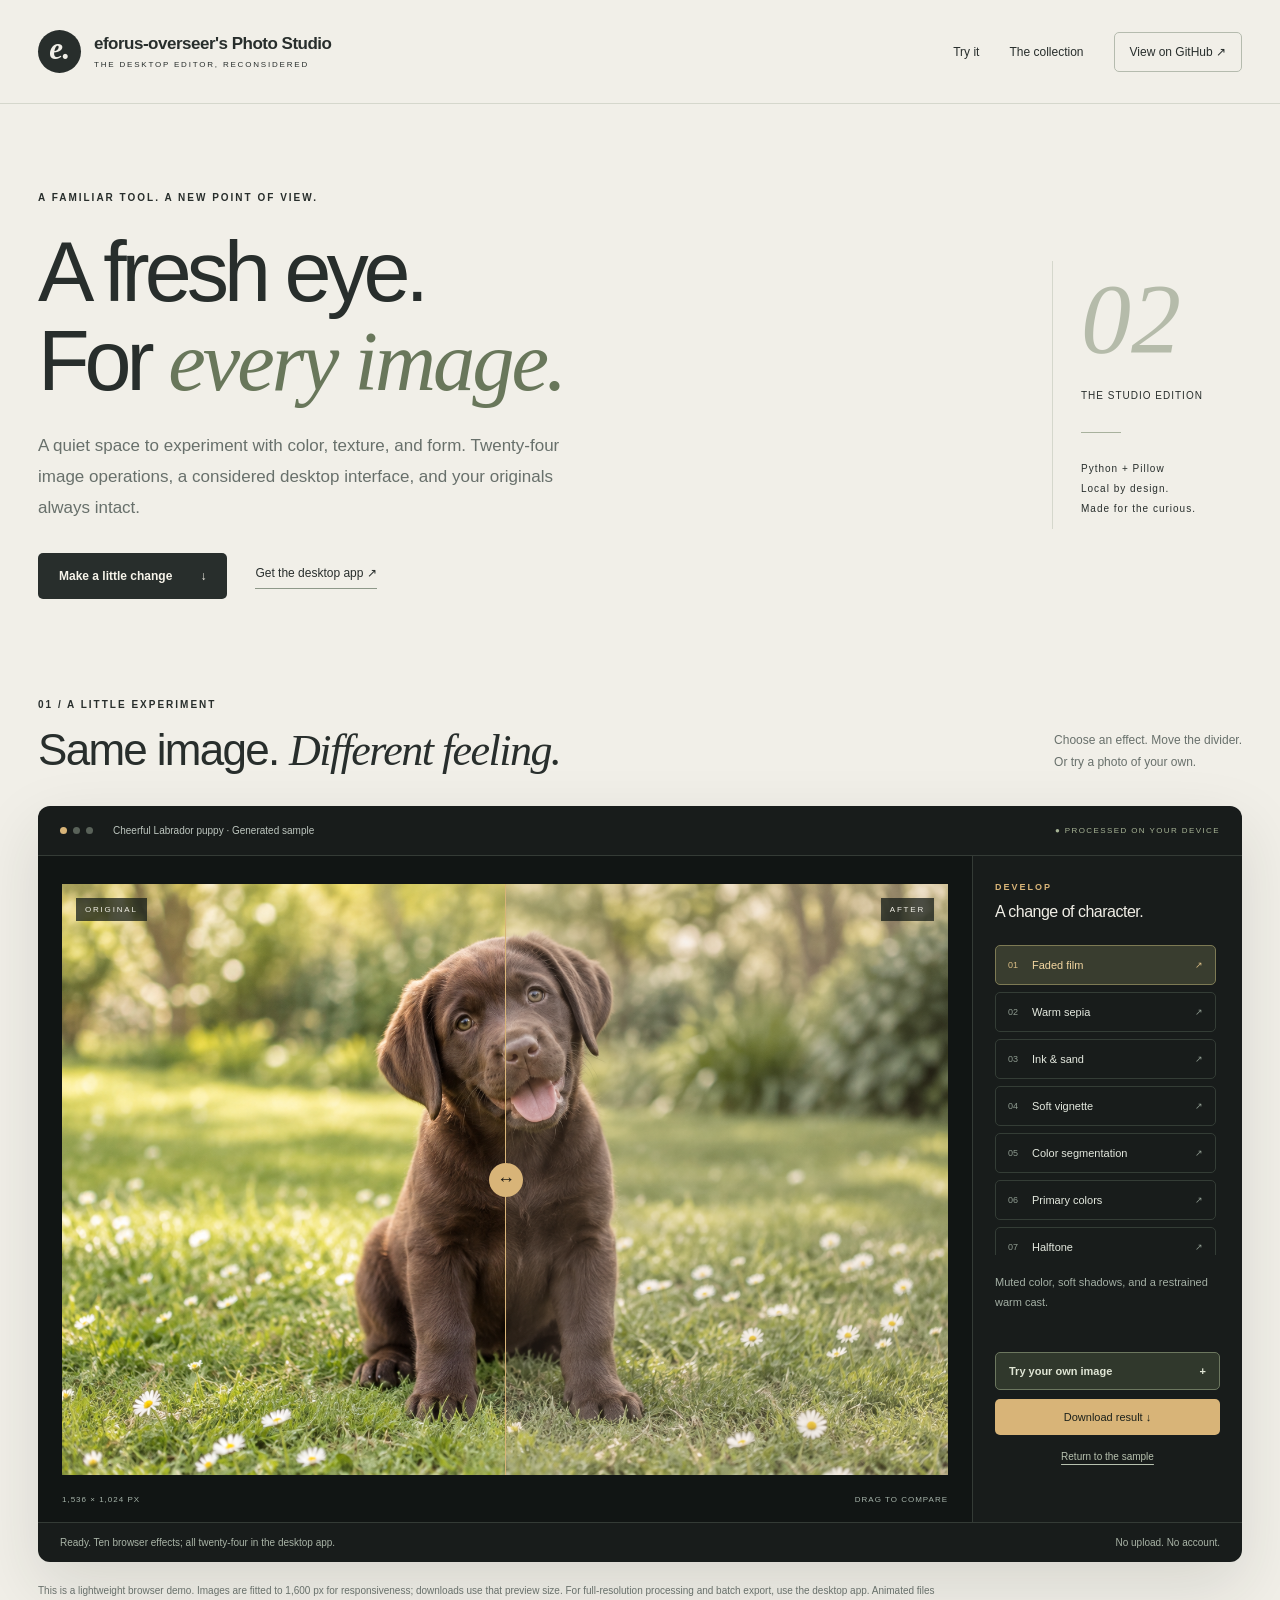
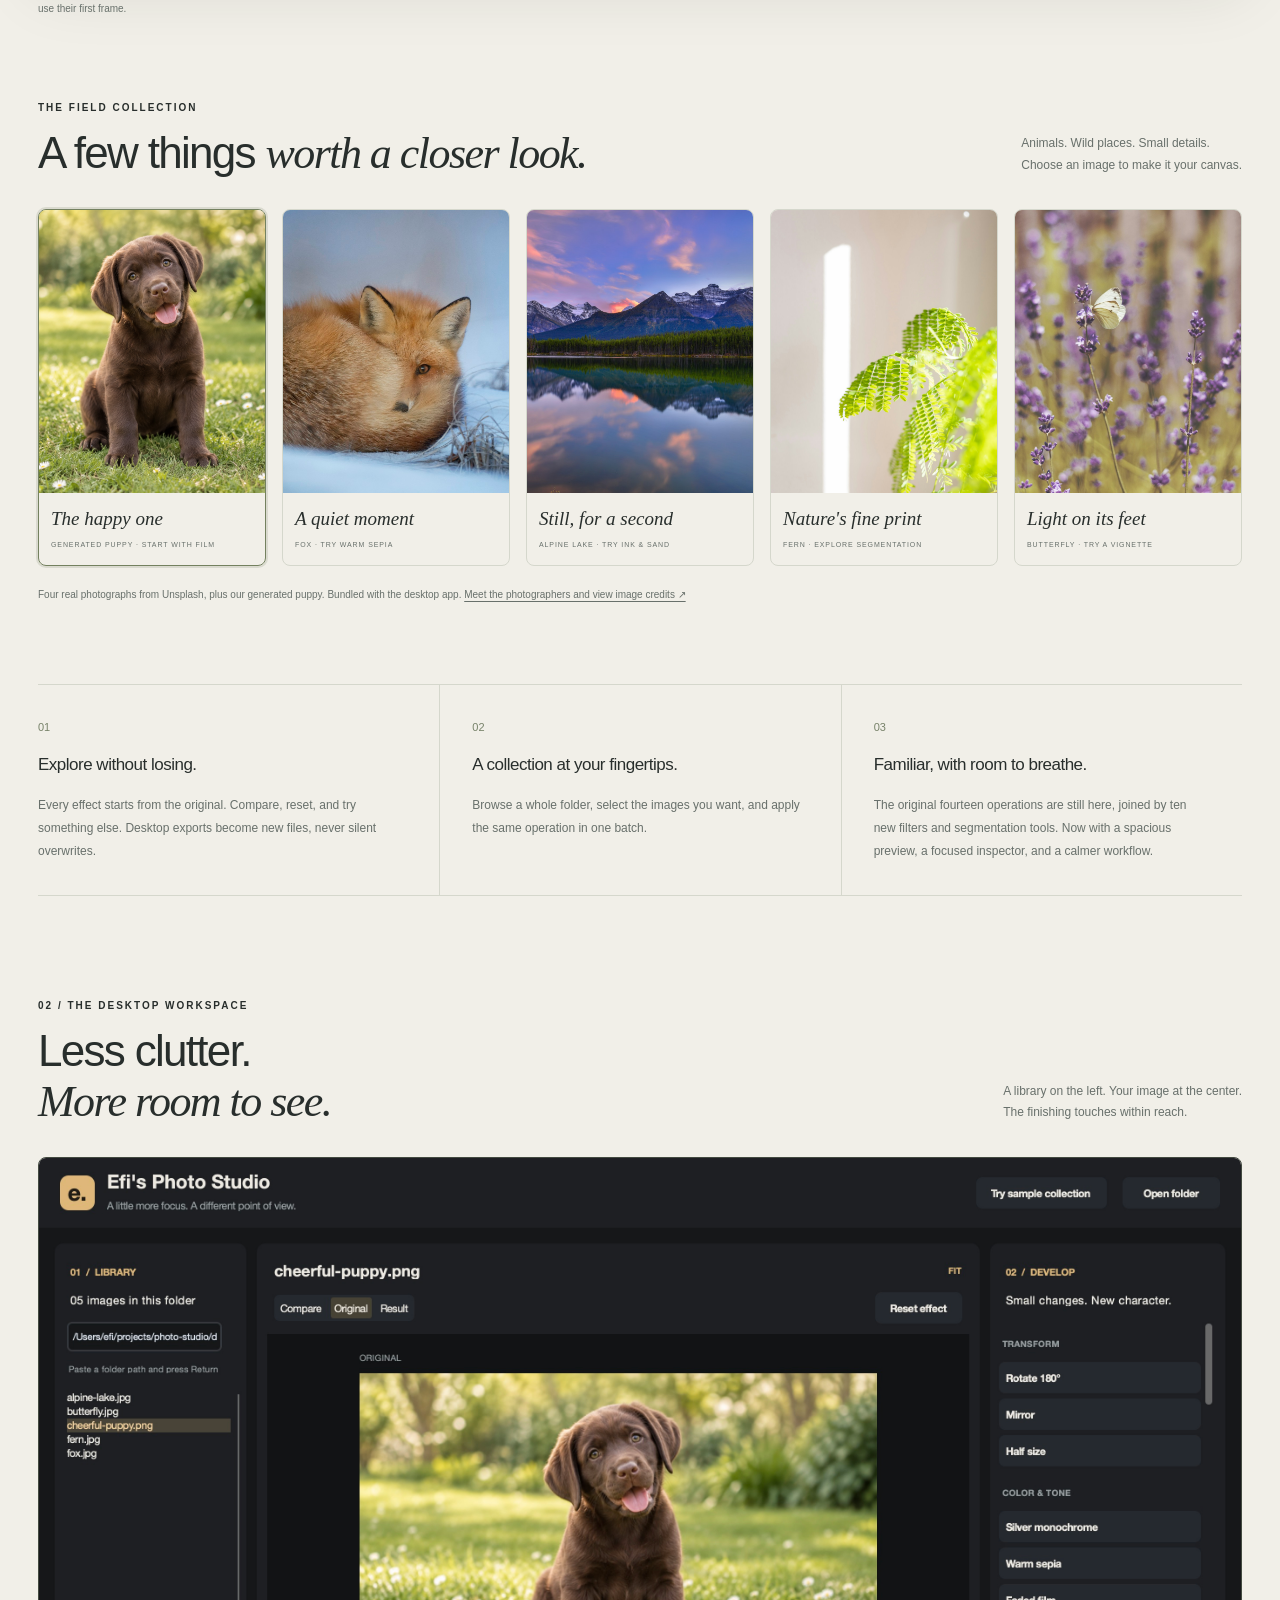
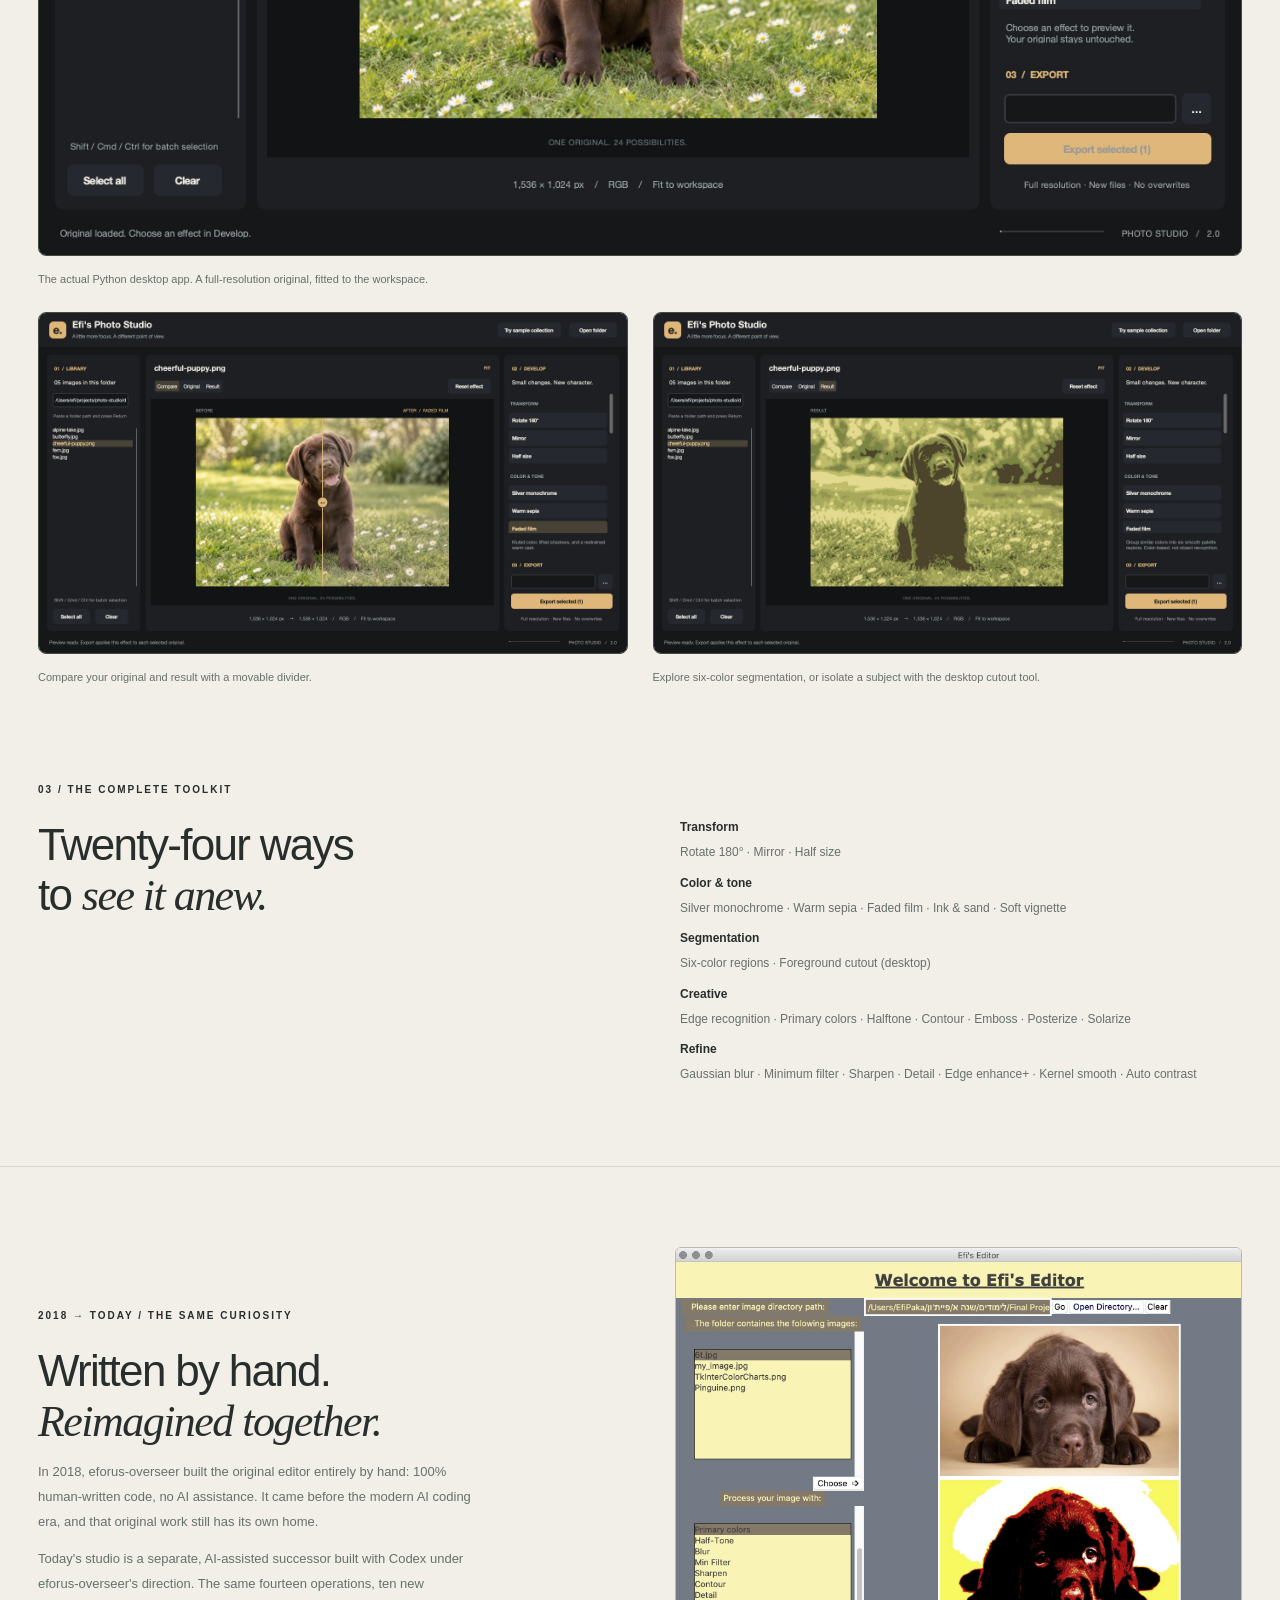
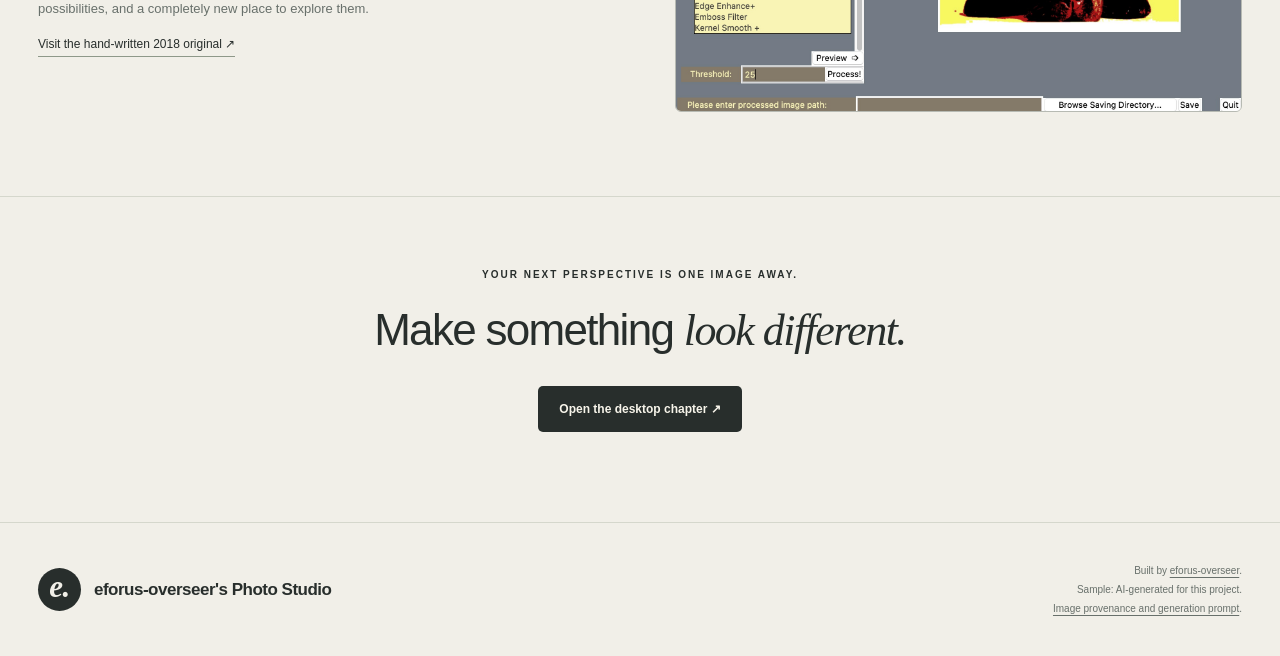
<file: docs/index.html>
<!doctype html>
<html lang="en">
<head>
<meta charset="utf-8"><meta name="viewport" content="width=device-width, initial-scale=1">
<meta name="description" content="eforus-overseer's Photo Studio: a thoughtfully redesigned Python photo editor. Try the private, in-browser before-and-after demo, then explore all 24 desktop effects.">
<meta name="theme-color" content="#f1efe8"><title>eforus-overseer's Photo Studio — A fresh perspective</title>
<link rel="stylesheet" href="site.css"><script defer src="site.js"></script>
</head>
<body>
<a class="skip" href="#playground">Skip to interactive demo</a>
<header class="nav"><a class="brand" href="#"><span class="monogram">e.</span><span>eforus-overseer's Photo Studio<small>THE DESKTOP EDITOR, RECONSIDERED</small></span></a><nav aria-label="Main navigation"><a href="#playground">Try it</a><a href="#collection">The collection</a><a href="https://github.com/eforus-overseer/photo-studio" class="repo">View on GitHub <span aria-hidden="true">↗</span></a></nav></header>
<main>
<section class="hero"><div><p class="eyebrow">A FAMILIAR TOOL. A NEW POINT OF VIEW.</p><h1>A fresh eye.<br>For <em>every image.</em></h1><p class="intro">A quiet space to experiment with color, texture, and form. Twenty-four image operations, a considered desktop interface, and your originals always intact.</p><div class="hero-actions"><a class="button primary" href="#playground">Make a little change <span aria-hidden="true">↓</span></a><a class="text-link" href="https://github.com/eforus-overseer/photo-studio#quick-start">Get the desktop app ↗</a></div></div><aside class="hero-note"><span class="edition">02</span><p>THE STUDIO EDITION</p><div class="note-line"></div><p>Python + Pillow<br>Local by design.<br>Made for the curious.</p></aside></section>
<section id="playground" class="playground" aria-labelledby="demo-title"><div class="section-heading"><div><p class="eyebrow">01 / A LITTLE EXPERIMENT</p><h2 id="demo-title">Same image. <em>Different feeling.</em></h2></div><p>Choose an effect. Move the divider.<br>Or try a photo of your own.</p></div>
<div class="demo-shell"><div class="demo-toolbar"><div class="lights" aria-hidden="true"><i></i><i></i><i></i></div><span id="image-name">A familiar friend. A fresh perspective.</span><span class="local-badge">● PROCESSED ON YOUR DEVICE</span></div><div class="demo-body"><div class="preview-column"><div class="compare-stage" id="compare-stage"><canvas id="before" aria-label="Original image"></canvas><canvas id="after" aria-label="Processed image"></canvas><span class="image-tag before-tag">ORIGINAL</span><span class="image-tag after-tag">AFTER</span><div class="divider" aria-hidden="true"><span>↔</span></div><input id="comparison" type="range" min="0" max="100" value="50" aria-label="Before and after divider"></div><div class="preview-caption"><span id="dimensions">Loading sample…</span><span>DRAG TO COMPARE</span></div></div><aside class="demo-inspector"><p class="eyebrow">DEVELOP</p><h3>A change of character.</h3><div class="effect-list" role="group" aria-label="Choose an effect"><button data-effect="film" aria-pressed="true">01 <span>Faded film</span><b>↗</b></button><button data-effect="sepia" aria-pressed="false">02 <span>Warm sepia</span><b>↗</b></button><button data-effect="duotone" aria-pressed="false">03 <span>Ink &amp; sand</span><b>↗</b></button><button data-effect="vignette" aria-pressed="false">04 <span>Soft vignette</span><b>↗</b></button><button data-effect="segments" aria-pressed="false">05 <span>Color segmentation</span><b>↗</b></button><button data-effect="primary" aria-pressed="false">01 <span>Primary colors</span><b>↗</b></button><button data-effect="halftone" aria-pressed="false">02 <span>Halftone</span><b>↗</b></button><button data-effect="edge" aria-pressed="false">03 <span>Edge recognition</span><b>↗</b></button><button data-effect="mirror" aria-pressed="false">04 <span>Mirror</span><b>↗</b></button><button data-effect="rotate" aria-pressed="false">05 <span>Rotate 180°</span><b>↗</b></button></div><p id="effect-description">Muted color, soft shadows, and a restrained warm cast.</p><div id="threshold-control" hidden><label for="threshold">Edge threshold <output id="threshold-value">40</output></label><input id="threshold" type="range" min="1" max="199" value="40"></div><label for="photo-input" class="button upload">Try your own image <span>+</span></label><input id="photo-input" type="file" accept="image/png,image/jpeg,image/webp,image/gif,image/bmp"><button id="download" class="download" disabled>Download result ↓</button><button id="reset" class="reset">Return to the sample</button></aside></div><div class="demo-footer"><p id="demo-status" role="status" aria-live="polite">Ten browser effects. All twenty-four in the desktop app.</p><span>No upload. No account.</span></div></div><p class="fineprint">This is a lightweight browser demo. Images are fitted to 1,600 px for responsiveness; downloads use that preview size. For full-resolution processing and batch export, use the desktop app. Animated files use their first frame.</p>
</section>
<section id="collection" class="collection" aria-labelledby="collection-title">
<div class="section-heading"><div><p class="eyebrow">THE FIELD COLLECTION</p><h2 id="collection-title">A few things <em>worth a closer look.</em></h2></div><p>Animals. Wild places. Small details.<br>Choose an image to make it your canvas.</p></div>
<div class="sample-grid" role="group" aria-label="Choose a sample image">
<button data-sample="cheerful-puppy.png" data-label="Cheerful Labrador puppy · Generated sample" aria-pressed="true"><img src="samples/cheerful-puppy.png" alt="Happy chocolate Labrador puppy in a sunny garden"><span><b>The happy one</b><small>GENERATED PUPPY · START WITH FILM</small></span></button>
<button data-sample="fox.jpg" data-label="Fox · Ray Hennessy / Unsplash" aria-pressed="false"><img src="samples/fox.jpg" alt="Fox photographed by Ray Hennessy" loading="lazy"><span><b>A quiet moment</b><small>FOX · TRY WARM SEPIA</small></span></button>
<button data-sample="alpine-lake.jpg" data-label="Alpine lake · Nunzio Guerrera / Unsplash" aria-pressed="false"><img src="samples/alpine-lake.jpg" alt="Mountains reflected in an alpine lake" loading="lazy"><span><b>Still, for a second</b><small>ALPINE LAKE · TRY INK &amp; SAND</small></span></button>
<button data-sample="fern.jpg" data-label="Fern · Ian Dziuk / Unsplash" aria-pressed="false"><img src="samples/fern.jpg" alt="Intricate green fern photographed by Ian Dziuk" loading="lazy"><span><b>Nature's fine print</b><small>FERN · EXPLORE SEGMENTATION</small></span></button>
<button data-sample="butterfly.jpg" data-label="Butterfly · Ivan Jevtic / Unsplash" aria-pressed="false"><img src="samples/butterfly.jpg" alt="Butterfly on flowers photographed by Ivan Jevtic" loading="lazy"><span><b>Light on its feet</b><small>BUTTERFLY · TRY A VIGNETTE</small></span></button>
</div><p class="fineprint">Four real photographs from Unsplash, plus our generated puppy. Bundled with the desktop app. <a href="https://github.com/eforus-overseer/photo-studio/blob/main/docs/samples/CREDITS.md">Meet the photographers and view image credits ↗</a></p>
</section>
<section class="principles"><article><span>01</span><h3>Explore without losing.</h3><p>Every effect starts from the original. Compare, reset, and try something else. Desktop exports become new files, never silent overwrites.</p></article><article><span>02</span><h3>A collection at your fingertips.</h3><p>Browse a whole folder, select the images you want, and apply the same operation in one batch.</p></article><article><span>03</span><h3>Familiar, with room to breathe.</h3><p>The original fourteen operations are still here, joined by ten new filters and segmentation tools. Now with a spacious preview, a focused inspector, and a calmer workflow.</p></article></section>
<section id="workspace" class="workspace"><div class="section-heading"><div><p class="eyebrow">02 / THE DESKTOP WORKSPACE</p><h2>Less clutter.<br><em>More room to see.</em></h2></div><p>A library on the left. Your image at the center.<br>The finishing touches within reach.</p></div><figure class="app-shot"><img src="media/studio-workspace.jpg" alt="The new desktop photo editor with a dark library, large image preview, and grouped effect inspector" loading="lazy"><figcaption>The actual Python desktop app. A full-resolution original, fitted to the workspace.</figcaption></figure><div class="shot-grid"><figure><img src="media/studio-compare.jpg" alt="Desktop before-and-after comparison showing the Faded film effect" loading="lazy"><figcaption>Compare your original and result with a movable divider.</figcaption></figure><figure><img src="media/studio-segments.jpg" alt="Desktop color segmentation with six palette regions" loading="lazy"><figcaption>Explore six-color segmentation, or isolate a subject with the desktop cutout tool.</figcaption></figure></div></section>
<section class="effect-catalog"><p class="eyebrow">03 / THE COMPLETE TOOLKIT</p><div><h2>Twenty-four ways<br>to <em>see it anew.</em></h2><div class="catalog-groups"><article><h3>Transform</h3><p>Rotate 180° · Mirror · Half size</p></article><article><h3>Color &amp; tone</h3><p>Silver monochrome · Warm sepia · Faded film · Ink &amp; sand · Soft vignette</p></article><article><h3>Segmentation</h3><p>Six-color regions · Foreground cutout (desktop)</p></article><article><h3>Creative</h3><p>Edge recognition · Primary colors · Halftone · Contour · Emboss · Posterize · Solarize</p></article><article><h3>Refine</h3><p>Gaussian blur · Minimum filter · Sharpen · Detail · Edge enhance+ · Kernel smooth · Auto contrast</p></article></div></div></section>
<section class="legacy"><div><p class="eyebrow">2018 → TODAY / THE SAME CURIOSITY</p><h2>Written by hand.<br><em>Reimagined together.</em></h2><p>In 2018, eforus-overseer built the original editor entirely by hand: 100% human-written code, no AI assistance. It came before the modern AI coding era, and that original work still has its own home.</p><p>Today's studio is a separate, AI-assisted successor built with Codex under eforus-overseer's direction. The same fourteen operations, ten new possibilities, and a completely new place to explore them.</p><a class="text-link" href="https://github.com/eforus-overseer/Photo-Editor-GUI">Visit the hand-written 2018 original ↗</a></div><a href="https://github.com/eforus-overseer/Photo-Editor-GUI/tree/legacy"><img src="media/legacy-editor.jpg" alt="The original hand-written 2018 Tkinter editor" loading="lazy"></a></section>
<section class="closing"><p class="eyebrow">YOUR NEXT PERSPECTIVE IS ONE IMAGE AWAY.</p><h2>Make something <em>look different.</em></h2><a class="button primary" href="https://github.com/eforus-overseer/photo-studio#quick-start">Open the desktop chapter ↗</a></section>
</main>
<footer><a class="brand" href="#"><span class="monogram">e.</span>eforus-overseer's Photo Studio</a><p>Built by <a href="https://github.com/eforus-overseer">eforus-overseer</a>.<br>Sample: AI-generated for this project.<br><a href="samples/GENERATED.md">Image provenance and generation prompt</a>.</p></footer>
</body></html>
</file>
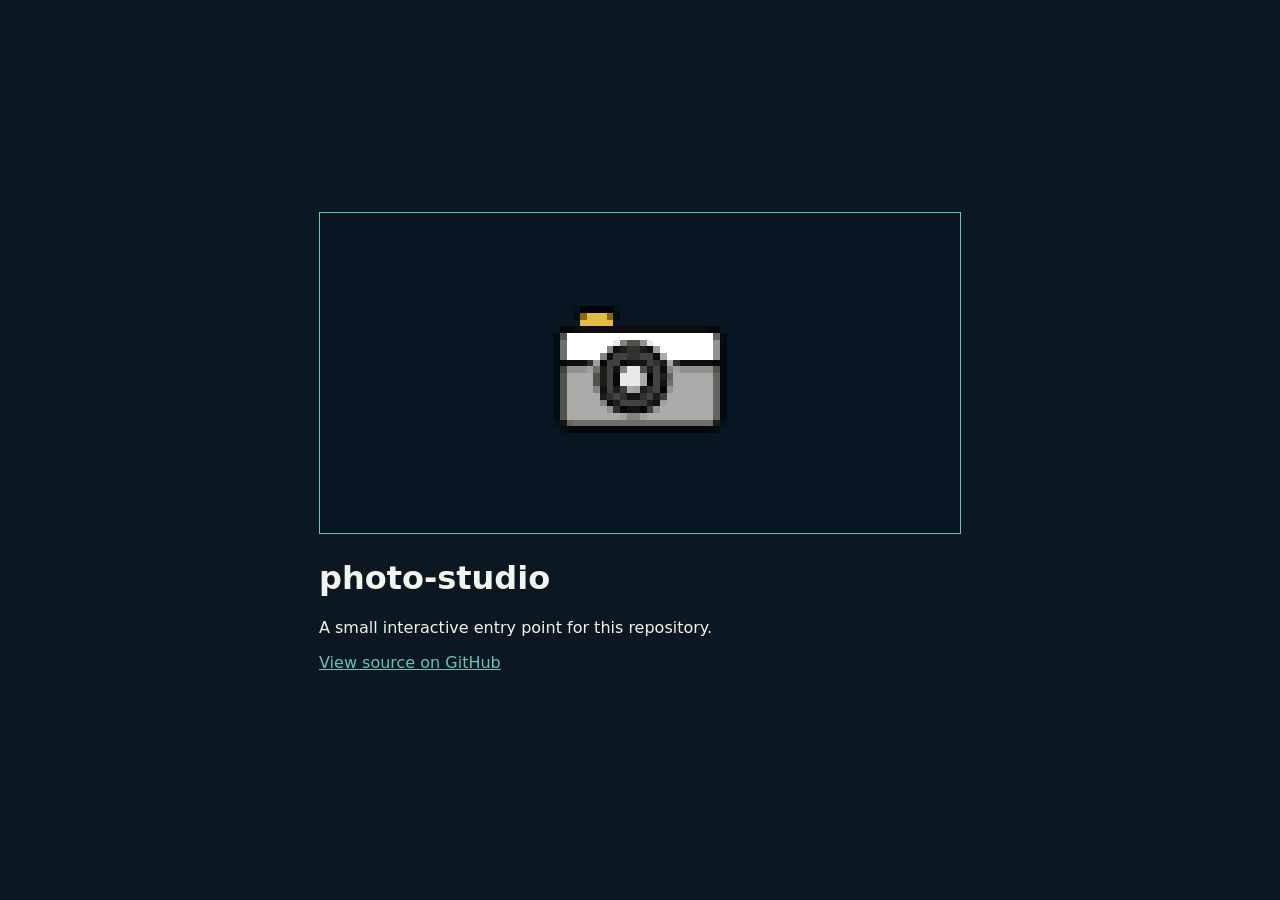
<file: docs/pixel-demo.html>
<!doctype html><meta charset="utf-8"><title>photo-studio pixel demo</title><style>body{margin:0;background:#0b1721;color:#f2f4ee;font:16px system-ui;display:grid;place-items:center;min-height:100vh}main{max-width:760px;padding:40px}img{image-rendering:pixelated;width:min(640px,90vw);height:auto;border:1px solid #64c6b3}a{color:#64c6b3}</style><main><img src="../assets/project-cover.png" alt="Pixel art"><h1>photo-studio</h1><p>A small interactive entry point for this repository.</p><p><a href="https://github.com/eforus-overseer/photo-studio">View source on GitHub</a></p></main>
</file>
<file: docs/site.css>
:root{--paper:#f1efe8;--ink:#282e2c;--muted:#68706b;--line:#d5d7cc;--accent:#d8b478;--dark:#181c1b}*{box-sizing:border-box}html{scroll-behavior:smooth;scroll-padding-top:32px}body{margin:0;background:var(--paper);color:var(--ink);font-family:Inter,-apple-system,BlinkMacSystemFont,"Segoe UI",sans-serif;-webkit-font-smoothing:antialiased}a{color:inherit;text-decoration:none}button,input{font:inherit}button,a,label,input{touch-action:manipulation}button{cursor:pointer}a:focus-visible,button:focus-visible,input:focus-visible,label:focus-within{outline:3px solid #987340;outline-offset:5px}button:disabled{opacity:.45;cursor:wait}.skip{position:absolute;top:-60px;left:20px;background:var(--ink);color:white;padding:14px;z-index:10}.skip:focus{top:12px}.nav,main,footer{max-width:1320px;margin:auto}.nav{display:flex;align-items:center;justify-content:space-between;padding:30px 38px;border-bottom:1px solid var(--line)}.brand{display:flex;align-items:center;gap:13px;font-weight:650;letter-spacing:-.5px;font-size:17px}.brand small{display:block;font-size:8px;letter-spacing:1.8px;font-weight:500;margin-top:6px}.monogram{width:43px;height:43px;background:var(--ink);border-radius:50%;display:grid;place-content:center;color:var(--paper);font:bold italic 31px Georgia,serif;padding-bottom:6px}.nav nav{display:flex;gap:30px;align-items:center;font-size:12px}.repo{border:1px solid #b5bbae;border-radius:5px;padding:12px 15px}.hero{padding:86px 38px 76px;display:grid;grid-template-columns:1fr 190px;gap:40px;align-items:center}.eyebrow{font-size:10px;letter-spacing:2px;font-weight:650;line-height:1.6;margin:0 0 22px}h1{font-weight:500;font-size:clamp(58px,6.6vw,92px);letter-spacing:-5px;line-height:1.05;margin:0 0 25px}h1 em,h2 em{font-family:Georgia,"Times New Roman",serif;font-weight:400;letter-spacing:-.035em}h1 em{color:#69775b}.intro{max-width:560px;font-size:17px;line-height:1.8;color:var(--muted)}.hero-actions{display:flex;align-items:center;gap:28px;margin-top:30px}.button{display:inline-flex;justify-content:space-between;align-items:center;gap:28px;padding:16px 21px;border-radius:5px;font-size:12px;font-weight:650;border:none;cursor:pointer}.primary{background:var(--ink);color:#f7f4ea}.primary:hover{background:#495346}.text-link{font-size:12px;border-bottom:1px solid #8e9889;padding-bottom:5px;line-height:1.7}.hero-note{border-left:1px solid var(--line);padding-left:28px}.edition{font:italic 100px Georgia,serif;color:#b5bbaa}.hero-note p{font-size:10px;line-height:2;letter-spacing:1px}.note-line{width:40px;height:1px;background:#a8b19d;margin:26px 0}.playground,.workspace{padding:22px 38px 0}.section-heading{display:flex;align-items:flex-end;justify-content:space-between;gap:30px;margin-bottom:30px}.section-heading .eyebrow{margin-bottom:12px}h2{font-size:44px;font-weight:450;letter-spacing:-1.7px;line-height:1.14;margin:0}.section-heading>p{font-size:12px;line-height:1.8;color:var(--muted);margin:0 0 3px}.demo-shell{background:var(--dark);color:#f0eee6;border-radius:12px;box-shadow:0 24px 65px #20291e20;overflow:hidden}.demo-toolbar{display:flex;align-items:center;gap:20px;padding:19px 22px;border-bottom:1px solid #343b36;font-size:10px;color:#bdc6bf}.lights{display:flex;gap:6px}.lights i{width:7px;height:7px;background:#596259;border-radius:50%}.lights i:first-child{background:var(--accent)}.local-badge{margin-left:auto;font-size:8px;letter-spacing:1.4px;color:#a6b395}.demo-body{display:grid;grid-template-columns:minmax(0,1fr) 270px}.preview-column{padding:28px 24px 18px;background:#111514;display:flex;flex-direction:column;justify-content:center}.compare-stage{position:relative;aspect-ratio:3/2;width:100%;overflow:hidden;background:repeating-conic-gradient(#252a27 0% 25%,#303630 0% 50%) 50% / 20px 20px;--split:50%}.compare-stage canvas{width:100%;height:100%;object-fit:contain;display:block;position:absolute;inset:0}#after{clip-path:inset(0 0 0 var(--split))}.image-tag{position:absolute;top:14px;background:#111a16ba;font-size:8px;letter-spacing:1.8px;padding:7px 9px;pointer-events:none}.before-tag{left:14px}.after-tag{right:14px}.divider{position:absolute;left:var(--split);top:0;bottom:0;border-left:1px solid var(--accent);pointer-events:none}.divider span{position:absolute;top:50%;transform:translate(-50%,-50%);border-radius:50%;background:var(--accent);color:#211e16;font-size:18px;width:34px;height:34px;display:grid;place-content:center}.compare-stage input{position:absolute;inset:0;width:100%;height:100%;margin:0;opacity:0;cursor:ew-resize}.compare-stage:focus-within{outline:2px solid var(--accent);outline-offset:4px}.preview-caption{display:flex;justify-content:space-between;gap:16px;font-size:8px;color:#a6b4aa;letter-spacing:1px;margin-top:20px}.demo-inspector{padding:24px 22px;border-left:1px solid #343b36}.demo-inspector .eyebrow{color:var(--accent);font-size:9px;margin-bottom:8px}.demo-inspector h3{font-size:16px;font-weight:500;letter-spacing:-.5px;margin:0 0 24px}.effect-list{display:grid;gap:7px}.effect-list button{border:1px solid #343d36;border-radius:5px;background:transparent;color:#8e9b90;display:flex;gap:14px;padding:12px;font-size:9px;align-items:center;text-align:left}.effect-list span{font-size:11px;color:#e4e9df}.effect-list b{margin-left:auto;font-weight:400}.effect-list button:hover{background:#343b31}.effect-list button[aria-pressed=true]{background:#393d2f;border-color:#7d7a54;color:#d8bc84}.effect-list button[aria-pressed=true] span{color:#f3d6a0}#effect-description{color:#a3afa4;font-size:11px;line-height:1.8;min-height:61px;margin:18px 0}#threshold-control{margin:12px 0 20px}#threshold-control label{display:flex;justify-content:space-between;font-size:11px}#threshold{width:100%;accent-color:var(--accent);margin-top:14px}.upload{border:1px solid #6c775f;width:100%;font-size:11px;padding:12px 13px;background:#30382c;color:#e0e6d5}#photo-input{position:absolute;width:1px;height:1px;clip-path:inset(50%);overflow:hidden}.upload:has(+input:focus-visible){outline:2px solid var(--accent);outline-offset:3px}.download{width:100%;padding:12px;color:#1c211b;background:var(--accent);border:0;border-radius:5px;font-size:11px;margin-top:9px}.reset{display:block;margin:15px auto 0;font-size:10px;border:0;background:none;color:#b7c1af;text-decoration:underline;text-underline-offset:4px}.demo-footer{border-top:1px solid #343b36;padding:14px 22px;display:flex;justify-content:space-between;gap:20px;font-size:10px;color:#a9b4a7}.demo-footer p{margin:0}.fineprint{font-size:10px;line-height:1.8;color:var(--muted);max-width:910px;margin-top:20px}.principles{margin:80px 38px;display:grid;grid-template-columns:repeat(3,1fr);border-top:1px solid var(--line);border-bottom:1px solid var(--line)}.principles article{padding:32px 32px 32px 0}.principles article+article{border-left:1px solid var(--line);padding-left:32px}.principles span{font-size:11px;color:#778269}.principles h3{font-size:17px;font-weight:500;letter-spacing:-.5px;line-height:1.5}.principles p{color:var(--muted);font-size:12px;line-height:1.9;margin-bottom:0}.app-shot{margin:0}.app-shot img,.shot-grid img{width:100%;display:block;border-radius:8px;border:1px solid #444b41}.app-shot figcaption,.shot-grid figcaption{font-size:11px;color:var(--muted);line-height:1.8;margin:14px 0}.shot-grid{display:grid;grid-template-columns:1fr 1fr;gap:25px;margin-top:22px}.shot-grid figure{margin:0}.effect-catalog{padding:80px 38px;border-bottom:1px solid var(--line)}.effect-catalog>div{display:grid;grid-template-columns:1fr 1fr;gap:80px}.catalog-groups{display:grid;gap:12px}.catalog-groups h3{font-size:12px;margin:0 0 8px}.catalog-groups p{font-size:12px;color:var(--muted);line-height:1.8;margin:0}.legacy{display:grid;grid-template-columns:1fr 1fr;gap:70px;padding:80px 38px;align-items:center}.legacy p:not(.eyebrow){font-size:13px;color:var(--muted);line-height:1.9;max-width:440px}.legacy img{width:100%;border-radius:6px;filter:saturate(.6);border:1px solid #b6bbaf}.closing{text-align:center;border-top:1px solid var(--line);padding:70px 30px 90px}.closing .button{margin-top:30px}footer{padding:28px 38px;border-top:1px solid var(--line);display:flex;align-items:center;justify-content:space-between;gap:30px}footer p{font-size:10px;line-height:1.9;color:var(--muted);text-align:right}footer p a{text-decoration:underline;text-underline-offset:3px}[hidden]{display:none!important}@media(max-width:1000px){h1{letter-spacing:-3px}.hero{grid-template-columns:1fr 140px}.hero-note{padding-left:20px}.demo-body{grid-template-columns:minmax(0,1fr) 235px}.demo-inspector{padding:22px 16px}.preview-column{padding:16px}.local-badge{display:none}.section-heading{align-items:flex-start}h2{font-size:36px}.effect-catalog>div{gap:40px}}@media(max-width:720px){.nav{padding:20px}.nav nav{gap:16px}.nav nav>a:not(.repo){display:none}.brand{font-size:14px}.brand small{font-size:6px}.repo{padding:10px;font-size:10px}.hero{padding:56px 22px 52px;display:block}.hero-note{display:none}h1{font-size:59px;letter-spacing:-3px}.intro{font-size:15px}.hero-actions{flex-wrap:wrap;gap:22px}.playground,.workspace{padding:12px 18px 0}.section-heading{display:block}.section-heading>p{margin-top:18px}.demo-body{display:block}.demo-inspector{border-left:0;border-top:1px solid #343b36;padding:24px}.effect-list{grid-template-columns:1fr 1fr}.effect-list button{gap:9px}.demo-inspector h3{margin-bottom:16px}.demo-toolbar{padding:15px}.demo-footer{padding:15px;line-height:1.6}.demo-footer>span{display:none}.preview-caption{font-size:7px;letter-spacing:.5px}.principles{grid-template-columns:1fr;margin:50px 22px}.principles article{padding:25px 0}.principles article+article{border-left:0;border-top:1px solid var(--line);padding:25px 0}.shot-grid{grid-template-columns:1fr}.effect-catalog{padding:50px 22px}.effect-catalog>div{grid-template-columns:1fr;gap:30px}.legacy{grid-template-columns:1fr;padding:50px 22px;gap:30px}.closing{padding:55px 22px}.closing h2{font-size:35px}footer{padding:25px 22px;display:block}footer p{text-align:left;margin-top:24px}}@media(prefers-reduced-motion:reduce){html{scroll-behavior:auto}}
.effect-list{max-height:310px;overflow-y:auto;scrollbar-color:#6e765d #20261f;padding-right:4px}.effect-list button{min-height:40px}
.collection{padding:72px 38px 0}.sample-grid{display:grid;grid-template-columns:repeat(5,minmax(0,1fr));gap:16px}.sample-grid button{background:transparent;border:1px solid var(--line);border-radius:8px;padding:0;overflow:hidden;text-align:left;color:var(--ink);transition:transform .2s,border-color .2s}.sample-grid button:hover{transform:translateY(-4px);border-color:#6b795f}.sample-grid button[aria-pressed=true]{border-color:#74815f;box-shadow:0 0 0 2px #74815f30}.sample-grid img{width:100%;aspect-ratio:4/5;object-fit:cover;display:block}.sample-grid span{display:block;padding:15px 12px}.sample-grid b{display:block;font:italic 19px Georgia,serif;font-weight:400}.sample-grid small{display:block;font-size:7px;line-height:1.6;letter-spacing:.9px;margin-top:9px;color:var(--muted)}.collection .fineprint a{text-decoration:underline;text-underline-offset:3px}@media(max-width:900px){.sample-grid{grid-template-columns:repeat(3,minmax(0,1fr))}}@media(max-width:600px){.collection{padding:50px 18px 0}.sample-grid{grid-template-columns:repeat(2,minmax(0,1fr));gap:12px}.sample-grid b{font-size:18px}}@media(prefers-reduced-motion:reduce){.sample-grid button{transition:none}}
</file>
